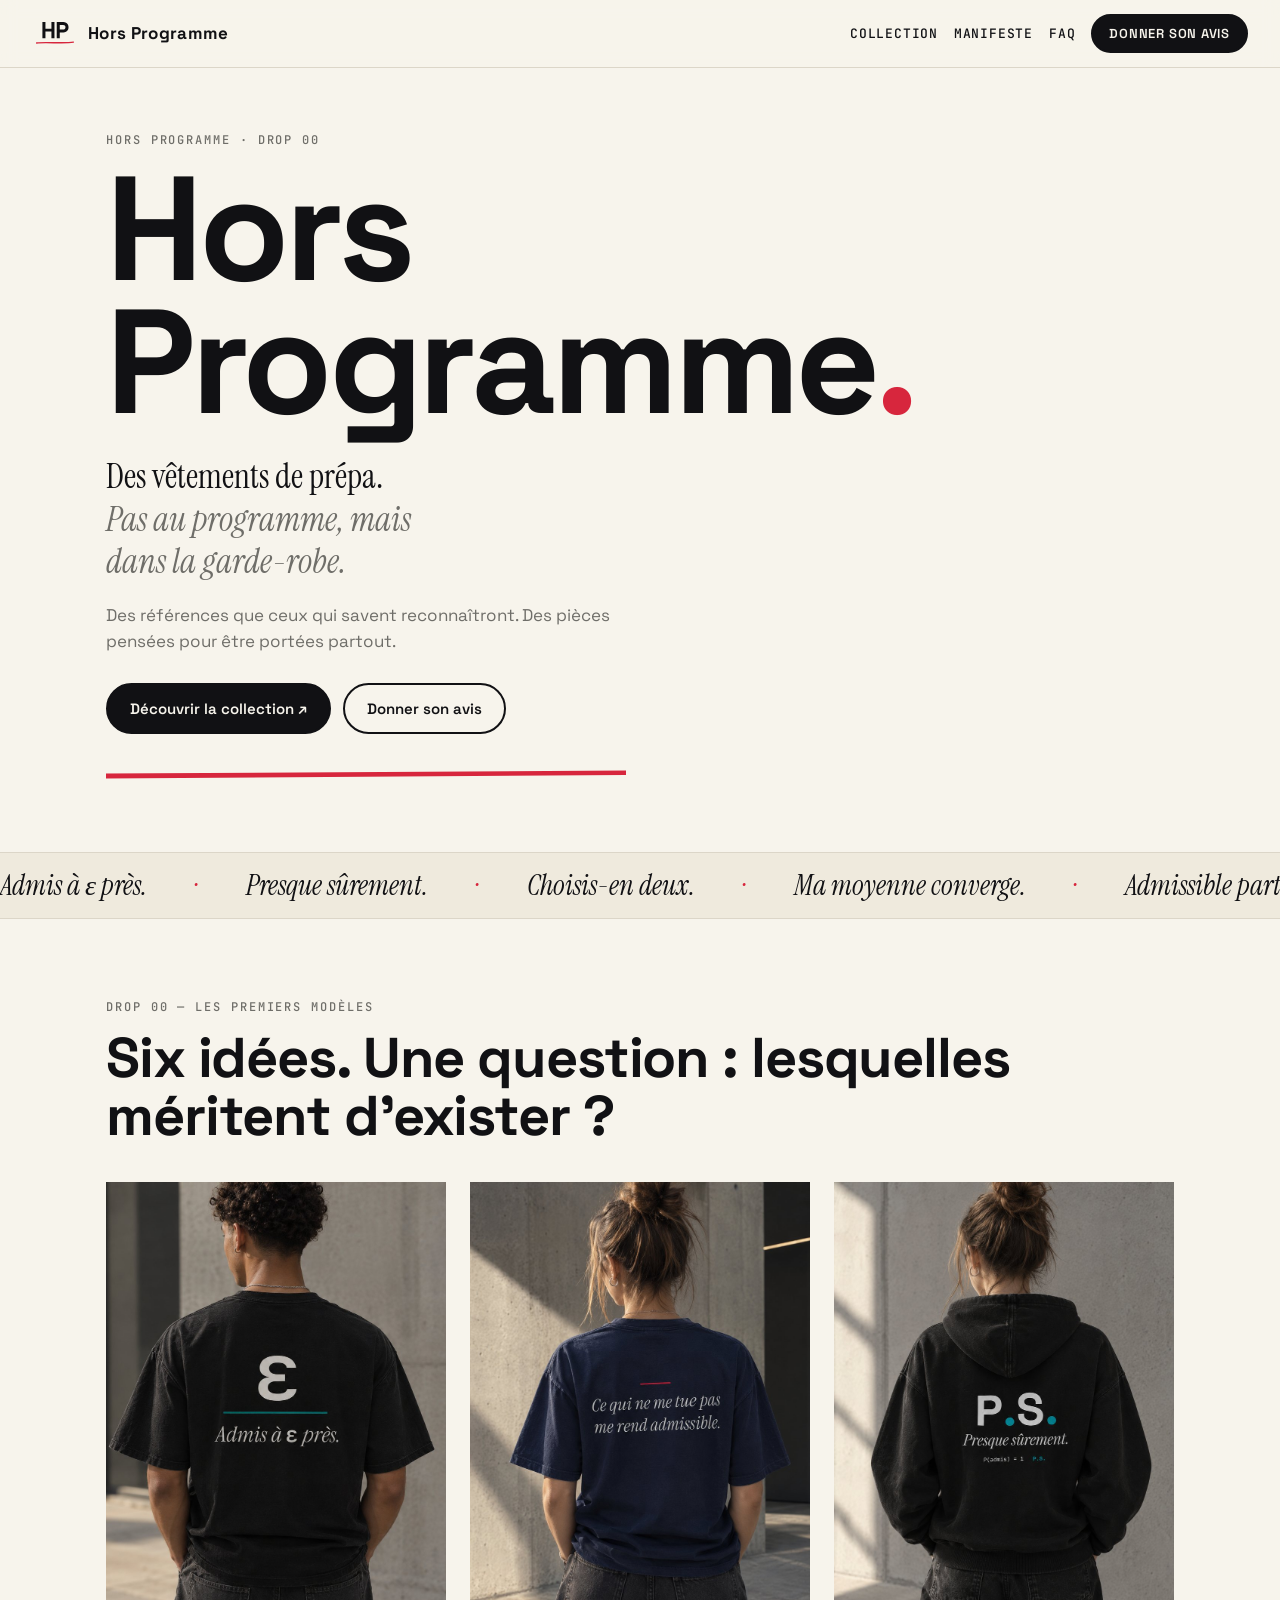
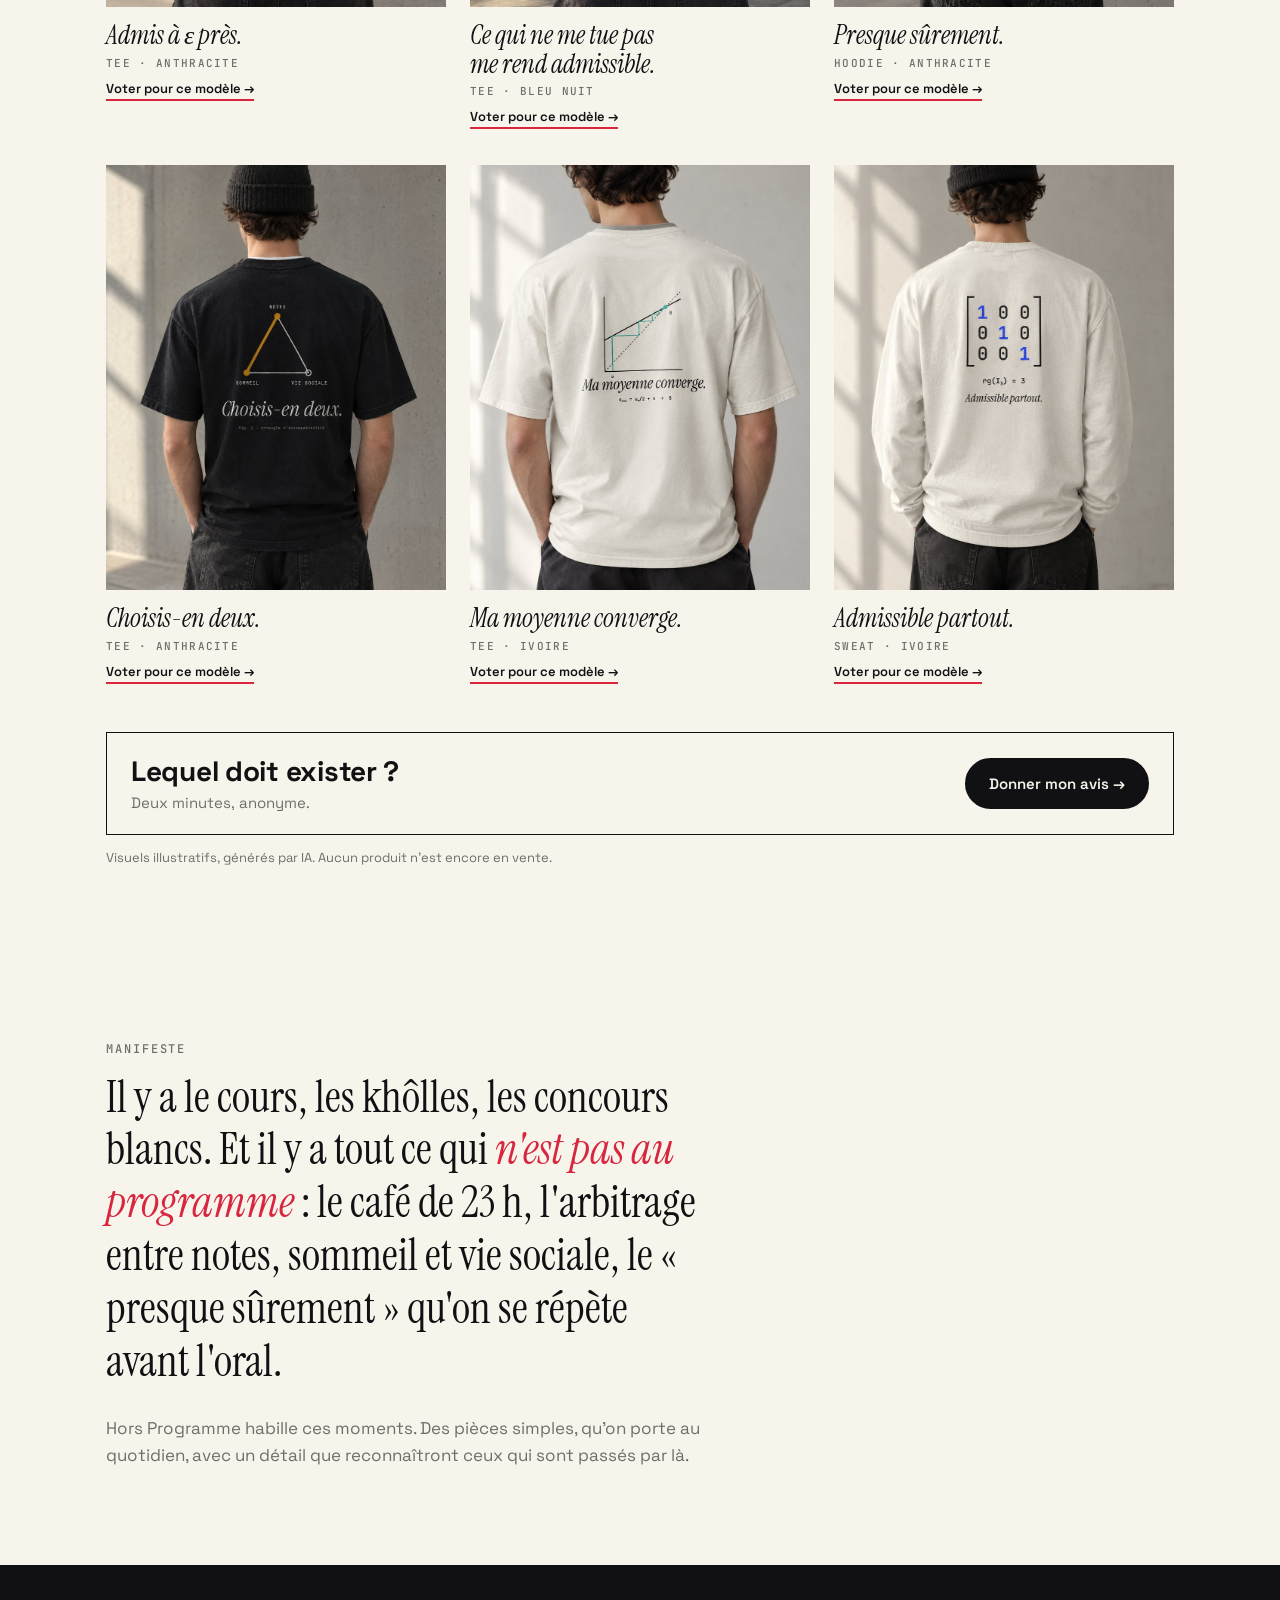
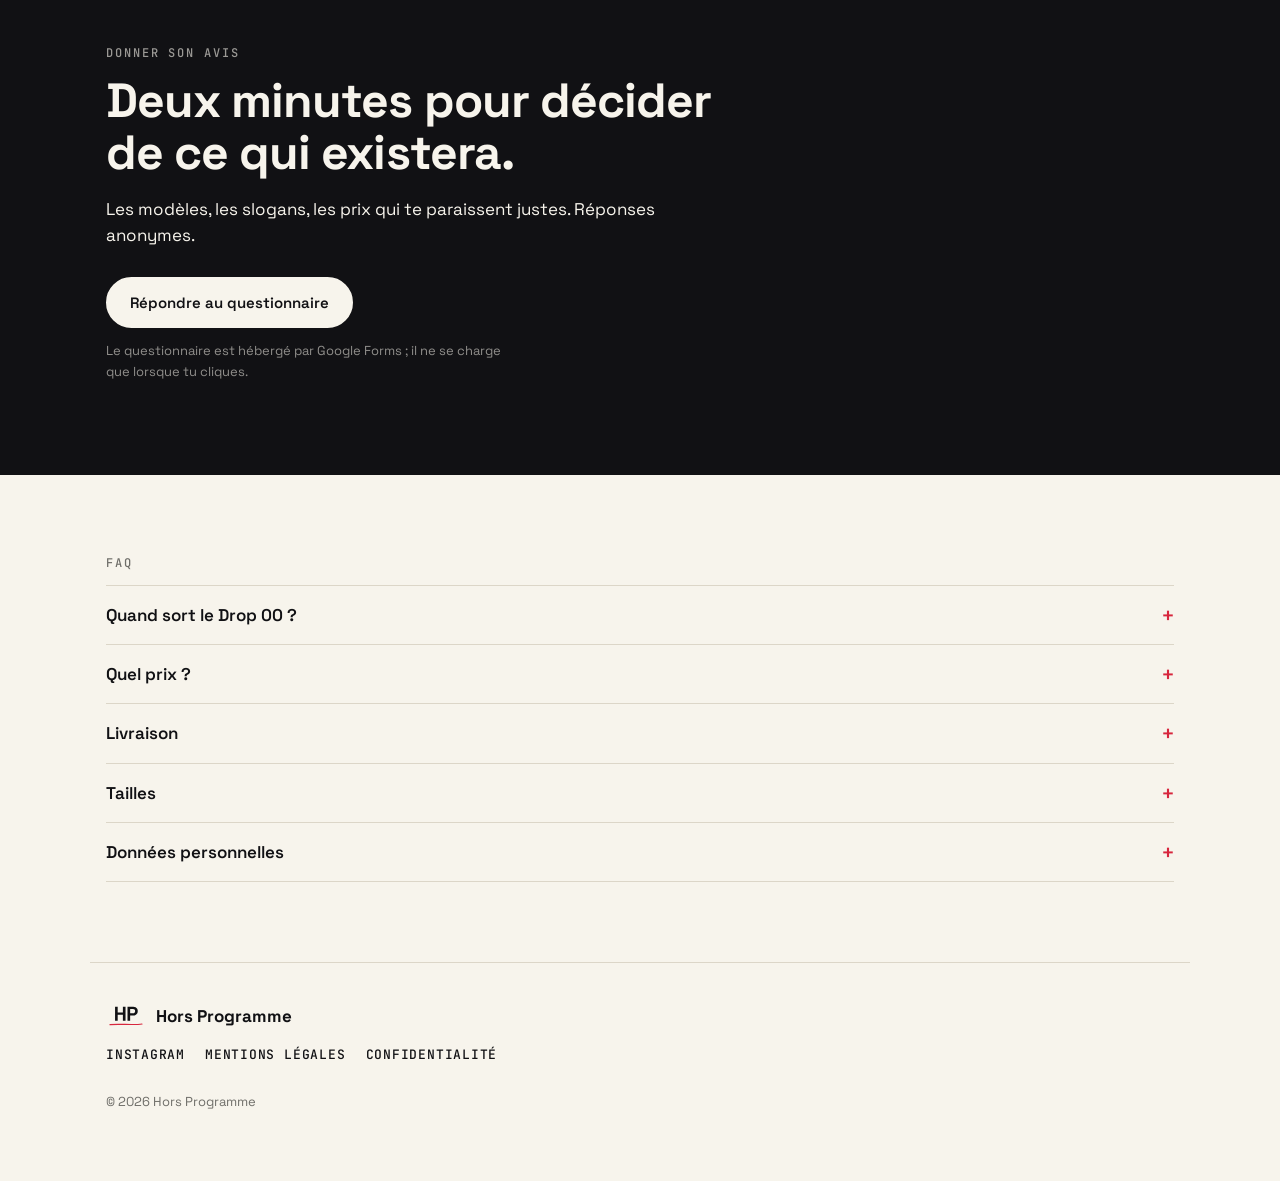
<file: index.html>
<!doctype html>
<html lang="fr">
<head>
<meta charset="utf-8">
<meta name="viewport" content="width=device-width, initial-scale=1">
<title>Hors Programme</title>
<meta name="description" content="Des vêtements de prépa. Pas au programme, mais dans la garde-robe. Drop 00 : les premiers modèles.">
<meta property="og:title" content="Hors Programme">
<meta property="og:description" content="Des vêtements de prépa. Pas au programme, mais dans la garde-robe.">
<meta property="og:type" content="website">
<meta property="og:image" content="assets/img/og-image.png">
<meta name="theme-color" content="#F7F4EC">
<link rel="icon" href="favicon.svg" type="image/svg+xml">
<link rel="apple-touch-icon" href="assets/img/apple-touch-icon.png">
<link rel="stylesheet" href="assets/style.css">
<script src="assets/config.js"></script>
</head>
<body>
<a class="skip" href="#contenu">Aller au contenu</a>

<header class="top">
  <a class="brand" href="#top" aria-label="Hors Programme, accueil">
    <img src="assets/img/logo-hp.svg" alt="" width="46" height="29" class="logo-light">
    <img src="assets/img/logo-hp-clair.svg" alt="" width="46" height="29" class="logo-dark">
    <span>Hors Programme</span>
  </a>
  <nav aria-label="Navigation principale">
    <a href="#collection">Collection</a>
    <a href="#manifeste">Manifeste</a>
    <a href="#faq">FAQ</a>
    <a class="btn small" href="#avis" data-need-form hidden>Donner son avis</a>
  </nav>
</header>

<main id="contenu">
  <section class="hero" id="top">
    <p class="kicker">Hors Programme · Drop 00</p>
    <h1>Hors<br>Programme<span class="dot">.</span></h1>
    <p class="lede">Des vêtements de prépa.<br><em>Pas au programme, mais dans la garde-robe.</em></p>
    <p class="intro">Des références que ceux qui savent reconnaîtront. Des pièces pensées pour être portées partout.</p>
    <div class="actions">
      <a class="btn" href="#collection">Découvrir la collection&nbsp;↗</a>
      <a class="btn ghost" href="#avis" data-need-form hidden>Donner son avis</a>
    </div>
  </section>

  <div class="ticker" aria-hidden="true">
    <div class="track">
      <span>Admis à ε près.</span><span>Presque sûrement.</span><span>Choisis-en deux.</span><span>Ma moyenne converge.</span><span>Admissible partout.</span>
      <span>Admis à ε près.</span><span>Presque sûrement.</span><span>Choisis-en deux.</span><span>Ma moyenne converge.</span><span>Admissible partout.</span>
    </div>
  </div>

  <section id="collection" class="section">
    <header class="sec-head">
      <p class="kicker">Drop 00 — Les premiers modèles</p>
      <h2>Six idées. Une question : lesquelles méritent d'exister&nbsp;?</h2>
    </header>
    <div class="grid" id="grid">
      <article class="item" data-slug="tee-epsilon">
        <div class="shot"><img src="assets/img/tee-epsilon-porte.jpg" alt="Tee noir porté, vu de dos : un grand epsilon et « Admis à ε près. »" width="900" height="1125" loading="lazy"></div>
        <div class="info"><h3>Admis à ε près.</h3><p class="meta">Tee · Anthracite</p><a class="vote" href="#avis" data-vote data-need-form hidden>Voter pour ce modèle&nbsp;→</a></div>
      </article>
      <article class="item" data-slug="tee-nietzsche">
        <div class="shot"><img src="assets/img/tee-nietzsche-porte.jpg" alt="Tee bleu nuit porté, vu de dos : « Ce qui ne me tue pas me rend admissible. »" width="900" height="1125" loading="lazy"></div>
        <div class="info"><h3>Ce qui ne me tue pas<br>me rend admissible.</h3><p class="meta">Tee · Bleu nuit</p><a class="vote" href="#avis" data-vote data-need-form hidden>Voter pour ce modèle&nbsp;→</a></div>
      </article>
      <article class="item" data-slug="hoodie-ps">
        <div class="shot"><img src="assets/img/hoodie-ps-porte.jpg" alt="Hoodie noir porté, vu de dos : « P.S. » et « Presque sûrement. »" width="900" height="1125" loading="lazy"></div>
        <div class="info"><h3>Presque sûrement.</h3><p class="meta">Hoodie · Anthracite</p><a class="vote" href="#avis" data-vote data-need-form hidden>Voter pour ce modèle&nbsp;→</a></div>
      </article>
      <article class="item" data-slug="tee-triangle">
        <div class="shot"><img src="assets/img/tee-triangle-porte.jpg" alt="Tee noir porté, vu de dos : un triangle notes, sommeil, vie sociale et « Choisis-en deux. »" width="900" height="1125" loading="lazy"></div>
        <div class="info"><h3>Choisis-en deux.</h3><p class="meta">Tee · Anthracite</p><a class="vote" href="#avis" data-vote data-need-form hidden>Voter pour ce modèle&nbsp;→</a></div>
      </article>
      <article class="item" data-slug="tee-converge">
        <div class="shot"><img src="assets/img/tee-converge-porte.jpg" alt="Tee ivoire porté, vu de dos : une suite qui converge et « Ma moyenne converge. »" width="900" height="1125" loading="lazy"></div>
        <div class="info"><h3>Ma moyenne converge.</h3><p class="meta">Tee · Ivoire</p><a class="vote" href="#avis" data-vote data-need-form hidden>Voter pour ce modèle&nbsp;→</a></div>
      </article>
      <article class="item" data-slug="sweat-matrice">
        <div class="shot"><img src="assets/img/sweat-matrice-porte.jpg" alt="Sweat ivoire porté, vu de dos : une matrice identité 3×3 et « Admissible partout. »" width="900" height="1125" loading="lazy"></div>
        <div class="info"><h3>Admissible partout.</h3><p class="meta">Sweat · Ivoire</p><a class="vote" href="#avis" data-vote data-need-form hidden>Voter pour ce modèle&nbsp;→</a></div>
      </article>
    </div>
    <div class="cta-row" data-need-form hidden>
      <p>Lequel doit exister ? <span>Deux minutes, anonyme.</span></p>
      <a class="btn" href="#avis" data-vote>Donner mon avis&nbsp;→</a>
    </div>
    <p class="note">Visuels illustratifs, générés par IA. Aucun produit n’est encore en vente.</p>
  </section>

  <section id="manifeste" class="section manifesto">
    <p class="kicker">Manifeste</p>
    <p class="big">Il y a le cours, les khôlles, les concours blancs. Et il y a tout ce qui <em>n'est pas au programme</em> : le café de 23 h, l'arbitrage entre notes, sommeil et vie sociale, le « presque sûrement » qu'on se répète avant l'oral.</p>
    <p>Hors Programme habille ces moments. Des pièces simples, qu'on porte au quotidien, avec un détail que reconnaîtront ceux qui sont passés par là.</p>
  </section>

  <section id="avis" class="section avis" data-need-form hidden>
    <p class="kicker">Donner son avis</p>
    <h2>Deux minutes pour décider de ce qui existera.</h2>
    <p>Les modèles, les slogans, les prix qui te paraissent justes. Réponses anonymes.</p>
    <div id="form-zone">
      <button type="button" class="btn" id="show-form">Répondre au questionnaire</button>
    </div>
    <p class="note" id="form-note">Le questionnaire est hébergé par Google Forms ; il ne se charge que lorsque tu cliques.</p>
  </section>

  <section id="faq" class="section faq">
    <header class="sec-head"><p class="kicker">FAQ</p></header>
    <details><summary>Quand sort le Drop 00 ?</summary><p>Les modèles retenus seront annoncés sur Instagram, <a href="#" data-link="instagram">@horsprogrammes</a>.</p></details>
    <details><summary>Quel prix ?</summary><p>Les prix sont annoncés à l'ouverture des précommandes.</p></details>
    <details><summary>Livraison</summary><p>Les délais et modalités sont communiqués avant toute commande.</p></details>
    <details><summary>Tailles</summary><p>Un guide des tailles sera publié à l'ouverture.</p></details>
    <details><summary>Données personnelles</summary><p>Le site n'utilise pas de cookies de suivi. Voir la <a href="confidentialite.html">politique de confidentialité</a>.</p></details>
  </section>
</main>

<footer>
  <div class="foot-brand"><img src="assets/img/logo-hp.svg" alt="" width="40" height="25" class="logo-light"><img src="assets/img/logo-hp-clair.svg" alt="" width="40" height="25" class="logo-dark"> Hors Programme</div>
  <nav aria-label="Pied de page">
    <a href="#" data-link="instagram">Instagram</a>
    <a href="mentions-legales.html">Mentions légales</a>
    <a href="confidentialite.html">Confidentialité</a>
  </nav>
  <p class="note">© <span id="year">2026</span> Hors Programme</p>
</footer>
<script src="assets/main.js"></script>
</body>
</html>
</file>
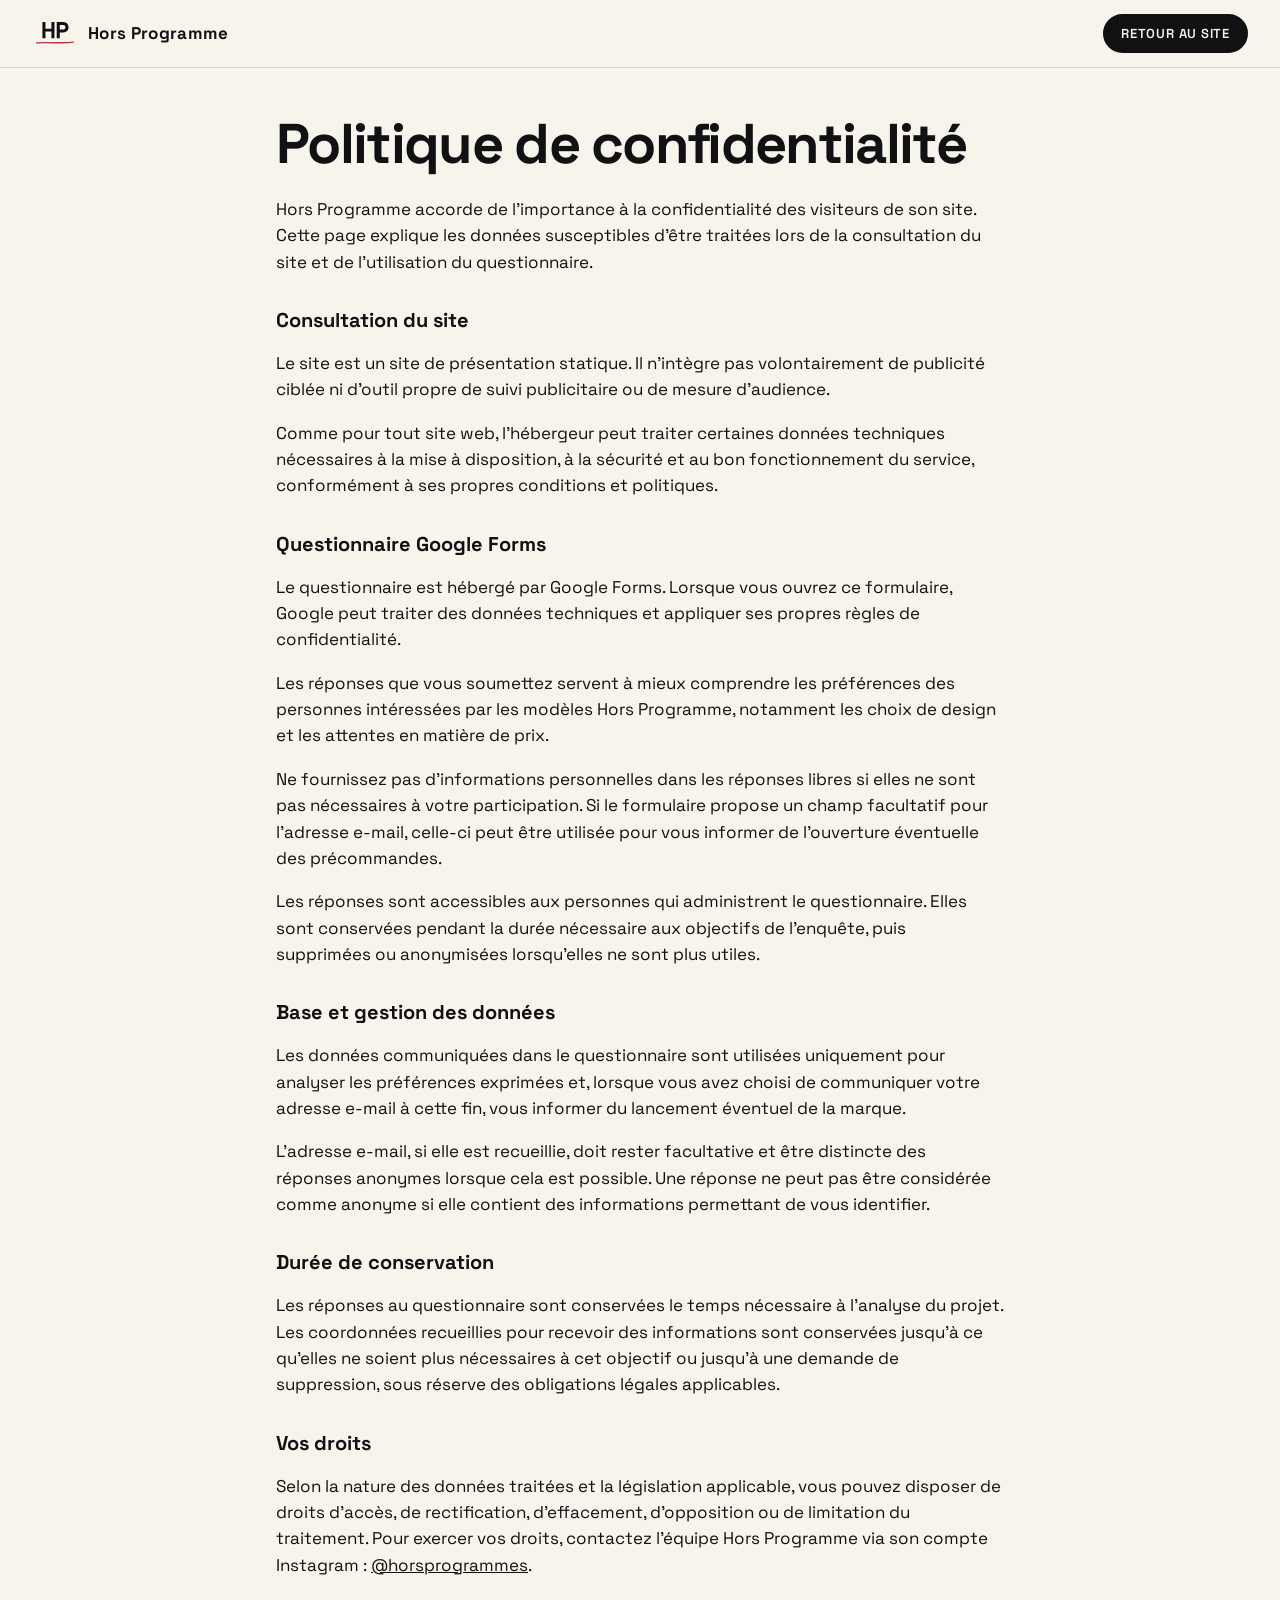
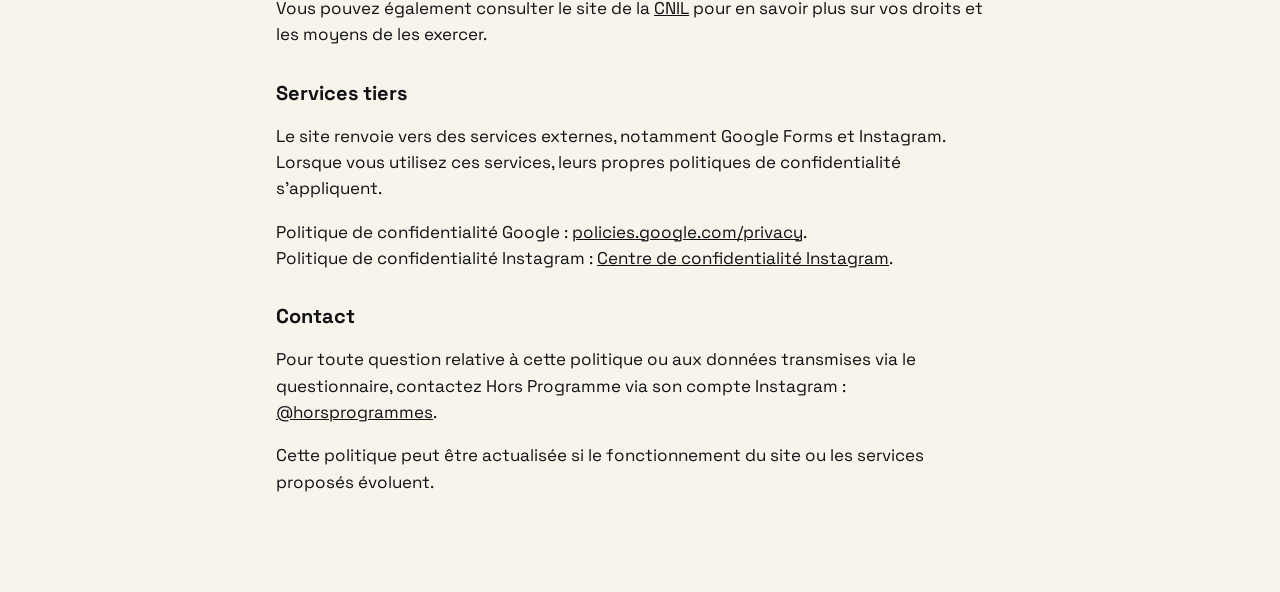
<file: confidentialite.html>
<!doctype html>
<html lang="fr">
<head>
  <meta charset="utf-8">
  <meta name="viewport" content="width=device-width, initial-scale=1">
  <title>Confidentialité — Hors Programme</title>
  <meta name="robots" content="noindex">
  <meta name="description" content="Politique de confidentialité de Hors Programme.">
  <link rel="icon" href="favicon.svg" type="image/svg+xml">
  <link rel="stylesheet" href="assets/style.css">
</head>
<body>
  <header class="top">
    <a class="brand" href="index.html">
      <img src="assets/img/logo-hp.svg" alt="" width="46" height="29" class="logo-light">
      <img src="assets/img/logo-hp-clair.svg" alt="" width="46" height="29" class="logo-dark">
      <span>Hors Programme</span>
    </a>
    <nav>
      <a class="btn small" href="index.html">Retour au site</a>
    </nav>
  </header>

  <main class="legal">
    <h1>Politique de confidentialité</h1>

    <p>
      Hors Programme accorde de l'importance à la confidentialité
      des visiteurs de son site. Cette page explique les données
      susceptibles d'être traitées lors de la consultation du site
      et de l'utilisation du questionnaire.
    </p>

    <h2>Consultation du site</h2>
    <p>
      Le site est un site de présentation statique. Il n'intègre
      pas volontairement de publicité ciblée ni d'outil propre
      de suivi publicitaire ou de mesure d'audience.
    </p>
    <p>
      Comme pour tout site web, l'hébergeur peut traiter certaines
      données techniques nécessaires à la mise à disposition,
      à la sécurité et au bon fonctionnement du service,
      conformément à ses propres conditions et politiques.
    </p>

    <h2>Questionnaire Google Forms</h2>
    <p>
      Le questionnaire est hébergé par Google Forms. Lorsque vous
      ouvrez ce formulaire, Google peut traiter des données
      techniques et appliquer ses propres règles de confidentialité.
    </p>
    <p>
      Les réponses que vous soumettez servent à mieux comprendre
      les préférences des personnes intéressées par les modèles
      Hors Programme, notamment les choix de design et les attentes
      en matière de prix.
    </p>
    <p>
      Ne fournissez pas d'informations personnelles dans les réponses
      libres si elles ne sont pas nécessaires à votre participation.
      Si le formulaire propose un champ facultatif pour l'adresse
      e-mail, celle-ci peut être utilisée pour vous informer de
      l'ouverture éventuelle des précommandes.
    </p>
    <p>
      Les réponses sont accessibles aux personnes qui administrent
      le questionnaire. Elles sont conservées pendant la durée
      nécessaire aux objectifs de l'enquête, puis supprimées ou
      anonymisées lorsqu'elles ne sont plus utiles.
    </p>

    <h2>Base et gestion des données</h2>
    <p>
      Les données communiquées dans le questionnaire sont utilisées
      uniquement pour analyser les préférences exprimées et, lorsque
      vous avez choisi de communiquer votre adresse e-mail à cette fin,
      vous informer du lancement éventuel de la marque.
    </p>
    <p>
      L'adresse e-mail, si elle est recueillie, doit rester facultative
      et être distincte des réponses anonymes lorsque cela est possible.
      Une réponse ne peut pas être considérée comme anonyme si elle
      contient des informations permettant de vous identifier.
    </p>

    <h2>Durée de conservation</h2>
    <p>
      Les réponses au questionnaire sont conservées le temps nécessaire
      à l'analyse du projet. Les coordonnées recueillies pour recevoir
      des informations sont conservées jusqu'à ce qu'elles ne soient
      plus nécessaires à cet objectif ou jusqu'à une demande de
      suppression, sous réserve des obligations légales applicables.
    </p>

    <h2>Vos droits</h2>
    <p>
      Selon la nature des données traitées et la législation applicable,
      vous pouvez disposer de droits d'accès, de rectification,
      d'effacement, d'opposition ou de limitation du traitement.
      Pour exercer vos droits, contactez l'équipe Hors Programme
      via son compte Instagram :
      <a href="https://www.instagram.com/horsprogrammes/"
         rel="noopener noreferrer">@horsprogrammes</a>.
    </p>
    <p>
      Vous pouvez également consulter le site de la
      <a href="https://www.cnil.fr/" rel="noopener noreferrer">CNIL</a>
      pour en savoir plus sur vos droits et les moyens de les exercer.
    </p>

    <h2>Services tiers</h2>
    <p>
      Le site renvoie vers des services externes, notamment Google Forms
      et Instagram. Lorsque vous utilisez ces services, leurs propres
      politiques de confidentialité s'appliquent.
    </p>
    <p>
      Politique de confidentialité Google :
      <a href="https://policies.google.com/privacy"
         rel="noopener noreferrer">policies.google.com/privacy</a>.
      <br>
      Politique de confidentialité Instagram :
      <a href="https://privacycenter.instagram.com/"
         rel="noopener noreferrer">Centre de confidentialité Instagram</a>.
    </p>

    <h2>Contact</h2>
    <p>
      Pour toute question relative à cette politique ou aux données
      transmises via le questionnaire, contactez Hors Programme
      via son compte Instagram :
      <a href="https://www.instagram.com/horsprogrammes/"
         rel="noopener noreferrer">@horsprogrammes</a>.
    </p>

    <p class="muted">
      Cette politique peut être actualisée si le fonctionnement du site
      ou les services proposés évoluent.
    </p>
  </main>
</body>
</html>
</file>
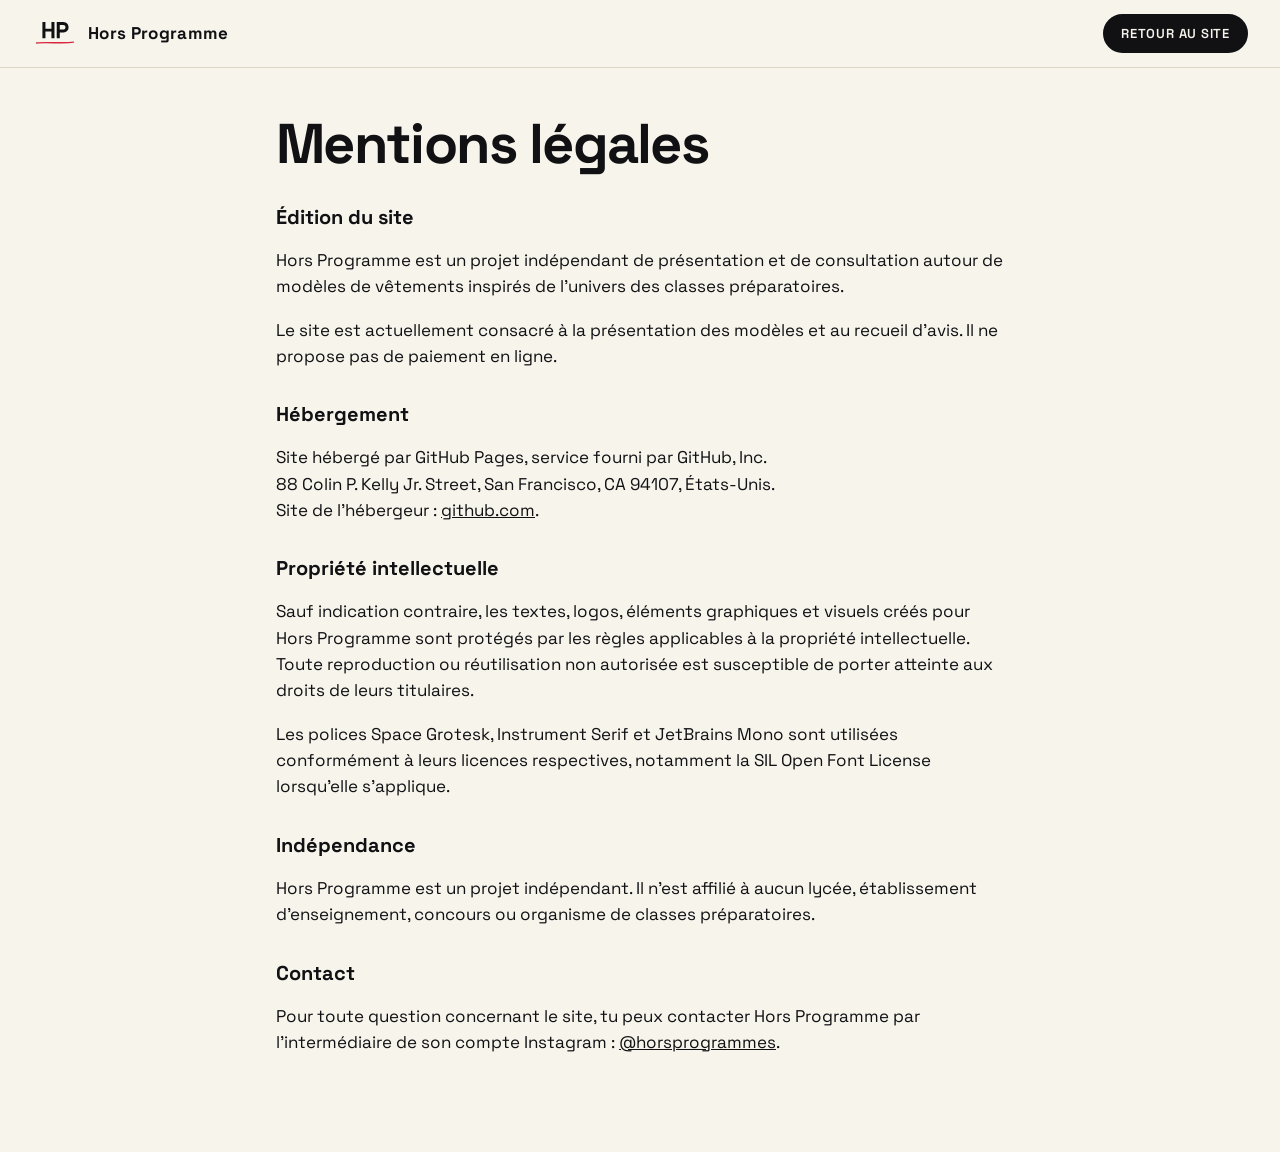
<file: mentions-legales.html>
<!doctype html>
<html lang="fr">
<head>
  <meta charset="utf-8">
  <meta name="viewport" content="width=device-width, initial-scale=1">
  <title>Mentions légales — Hors Programme</title>
  <meta name="robots" content="noindex">
  <meta name="description" content="Mentions légales du site Hors Programme.">
  <link rel="icon" href="favicon.svg" type="image/svg+xml">
  <link rel="stylesheet" href="assets/style.css">
</head>
<body>
  <header class="top">
    <a class="brand" href="index.html">
      <img src="assets/img/logo-hp.svg" alt="" width="46" height="29" class="logo-light">
      <img src="assets/img/logo-hp-clair.svg" alt="" width="46" height="29" class="logo-dark">
      <span>Hors Programme</span>
    </a>
    <nav>
      <a class="btn small" href="index.html">Retour au site</a>
    </nav>
  </header>

  <main class="legal">
    <h1>Mentions légales</h1>

    <h2>Édition du site</h2>
    <p>
      Hors Programme est un projet indépendant de présentation
      et de consultation autour de modèles de vêtements inspirés
      de l'univers des classes préparatoires.
    </p>
    <p>
      Le site est actuellement consacré à la présentation des modèles
      et au recueil d'avis. Il ne propose pas de paiement en ligne.
    </p>

    <h2>Hébergement</h2>
    <p>
      Site hébergé par GitHub Pages, service fourni par GitHub, Inc.
      <br>
      88 Colin P. Kelly Jr. Street, San Francisco, CA 94107, États-Unis.
      <br>
      Site de l'hébergeur :
      <a href="https://github.com/" rel="noopener noreferrer">github.com</a>.
    </p>

    <h2>Propriété intellectuelle</h2>
    <p>
      Sauf indication contraire, les textes, logos, éléments graphiques
      et visuels créés pour Hors Programme sont protégés par les règles
      applicables à la propriété intellectuelle.
      Toute reproduction ou réutilisation non autorisée est susceptible
      de porter atteinte aux droits de leurs titulaires.
    </p>
    <p>
      Les polices Space Grotesk, Instrument Serif et JetBrains Mono
      sont utilisées conformément à leurs licences respectives,
      notamment la SIL Open Font License lorsqu'elle s'applique.
    </p>

    <h2>Indépendance</h2>
    <p>
      Hors Programme est un projet indépendant. Il n'est affilié à aucun
      lycée, établissement d'enseignement, concours ou organisme de
      classes préparatoires.
    </p>

    <h2>Contact</h2>
    <p>
      Pour toute question concernant le site, tu peux contacter
      Hors Programme par l'intermédiaire de son compte Instagram :
      <a href="https://www.instagram.com/horsprogrammes/"
         rel="noopener noreferrer">@horsprogrammes</a>.
    </p>
  </main>
</body>
</html>
</file>
<file: assets/style.css>
@font-face{font-family:"Space Grotesk";src:url(fonts/SpaceGrotesk-var.woff2) format("woff2");font-weight:300 700;font-display:swap}
@font-face{font-family:"JetBrains Mono";src:url(fonts/JetBrainsMono-var.woff2) format("woff2");font-weight:100 800;font-display:swap}
@font-face{font-family:"Instrument Serif";src:url(fonts/InstrumentSerif-Italic.woff2) format("woff2");font-style:italic;font-display:swap}
@font-face{font-family:"Instrument Serif";src:url(fonts/InstrumentSerif-Regular.woff2) format("woff2");font-style:normal;font-display:swap}

:root{
  --paper:#F7F4EC; --ink:#111114; --red:#D7263D; --blue:#1E3A8A; --stone:#6f6e69; --line:#dcd6c8; --card:#EFEADD;
  --sans:"Space Grotesk",system-ui,sans-serif; --serif:"Instrument Serif",Georgia,serif; --mono:"JetBrains Mono",ui-monospace,monospace;
}
@media (prefers-color-scheme:dark){
  :root{--paper:#111114;--ink:#F3EFE6;--stone:#a09f99;--line:#2b2b31;--card:#1a1a1f;--blue:#8fa5ff}
  .logo-light{display:none!important}.logo-dark{display:inline-block!important}
}
.logo-dark{display:none}
*{box-sizing:border-box}
html{scroll-behavior:smooth}
body{margin:0;background:var(--paper);color:var(--ink);font:17px/1.55 var(--sans);-webkit-font-smoothing:antialiased}
img{max-width:100%;height:auto}
a{color:inherit}
.skip{position:absolute;left:-999px;top:8px;background:var(--ink);color:var(--paper);padding:8px 12px;z-index:100}
.skip:focus{left:8px}
:focus-visible{outline:3px solid var(--red);outline-offset:3px}

.top{position:sticky;top:0;z-index:20;display:flex;align-items:center;justify-content:space-between;gap:16px;padding:12px 16px;background:color-mix(in srgb,var(--paper) 90%,transparent);backdrop-filter:blur(8px);border-bottom:1px solid var(--line)}
.brand{display:flex;align-items:center;gap:10px;text-decoration:none;font-weight:700;letter-spacing:.02em}
.brand span{display:none}
.top nav{display:flex;align-items:center;gap:16px;font:500 13px var(--mono);letter-spacing:.06em;text-transform:uppercase}
.top nav a{text-decoration:none}
.top nav a:not(.btn){display:none}
@media(min-width:720px){.brand span{display:inline}.top nav a:not(.btn){display:inline}.top{padding:14px 32px}}

.btn{display:inline-block;background:var(--ink);color:var(--paper);padding:14px 22px;border-radius:999px;font:600 15px var(--sans);text-decoration:none;border:2px solid var(--ink);transition:transform .15s,background .15s}
.btn:hover{transform:translateY(-2px)}
.btn.ghost{background:transparent;color:var(--ink)}
.btn.small{padding:9px 16px;font-size:13px}
.actions{display:flex;flex-wrap:wrap;gap:12px;margin-top:28px}

.hero{padding:64px 16px 72px;max-width:1100px;margin:0 auto;position:relative}
.kicker{font:500 12px var(--mono);letter-spacing:.16em;text-transform:uppercase;color:var(--stone);margin:0 0 14px}
h1{font:700 clamp(54px,15vw,148px)/.9 var(--sans);letter-spacing:-.03em;margin:0}
h1 .dot{color:var(--red)}
.lede{font:400 clamp(22px,4vw,34px)/1.25 var(--serif);margin:28px 0 0;max-width:22ch}
.lede em{color:var(--stone)}
.hero::after{content:"";display:block;width:min(100%,520px);height:10px;margin-top:36px;background:var(--red);clip-path:polygon(0 40%,100% 10%,100% 55%,0 90%);}

.ticker{overflow:hidden;border-block:1px solid var(--line);background:var(--card);padding:14px 0}
.track{display:flex;gap:48px;width:max-content;animation:scroll 40s linear infinite;font:italic 400 28px var(--serif)}
.track span::after{content:"·";margin-left:48px;color:var(--red)}
@keyframes scroll{to{transform:translateX(-50%)}}
@media(prefers-reduced-motion:reduce){.track{animation:none}html{scroll-behavior:auto}.btn{transition:none}}

.section{max-width:1100px;margin:0 auto;padding:80px 16px}
.sec-head h2,.waitlist h2{font:700 clamp(32px,6vw,56px)/1.05 var(--sans);letter-spacing:-.02em;margin:0 0 10px}
.sub{color:var(--stone);margin:0 0 36px;max-width:56ch}
.note{font-size:13px;color:var(--stone);max-width:62ch}

.manifesto .big{font:400 clamp(26px,4.4vw,44px)/1.2 var(--serif);margin:0 0 28px;max-width:30ch}
.manifesto .big em{color:var(--red)}
.manifesto p:last-child{max-width:60ch;color:var(--stone)}

.faq details{border-top:1px solid var(--line);padding:16px 0}
.faq details:last-of-type{border-bottom:1px solid var(--line)}
.faq summary{cursor:pointer;font-weight:600;list-style:none;display:flex;justify-content:space-between;gap:16px}
.faq summary::after{content:"+";font:500 20px var(--mono);color:var(--red)}
.faq details[open] summary::after{content:"–"}
.faq details p{margin:10px 0 0;color:var(--stone);max-width:62ch}

footer{border-top:1px solid var(--line);padding:40px 16px 56px;max-width:1100px;margin:0 auto;display:grid;gap:16px}
.foot-brand{display:flex;align-items:center;gap:10px;font-weight:700}
footer nav{display:flex;flex-wrap:wrap;gap:20px;font:500 13px var(--mono);letter-spacing:.06em;text-transform:uppercase}
footer nav a{text-decoration:none}
footer nav a:hover{text-decoration:underline}

[hidden]{display:none!important}
.intro{max-width:46ch;margin:18px 0 0;color:var(--stone)}
.grid{display:grid;grid-template-columns:repeat(auto-fit,minmax(min(100%,300px),1fr));gap:36px 24px;margin-top:36px}
.item{display:flex;flex-direction:column;gap:14px}
.shot{background:var(--card);aspect-ratio:4/5;display:grid;place-items:center;overflow:hidden}
.shot img{width:100%;height:100%;object-fit:cover;display:block}
.info h3{font:italic 400 26px/1.1 var(--serif);margin:0}
.meta{font:500 11px var(--mono);letter-spacing:.12em;text-transform:uppercase;color:var(--stone);margin:6px 0 0}
.views{display:flex;gap:6px;margin-top:10px}
.views button{font:500 11px var(--mono);letter-spacing:.1em;text-transform:uppercase;background:none;color:var(--stone);border:1px solid var(--line);padding:6px 12px;border-radius:999px;cursor:pointer}
.views button[aria-pressed="true"]{color:var(--paper);background:var(--ink);border-color:var(--ink)}
.avis{background:var(--ink);color:var(--paper);max-width:none;padding:80px max(16px,calc((100% - 1100px)/2 + 16px))}
.avis .kicker{color:var(--paper);opacity:.6}
.avis h2{font:700 clamp(30px,5vw,48px)/1.08 var(--sans);letter-spacing:-.02em;margin:0 0 12px;max-width:20ch}
.avis p{max-width:52ch}
.avis .btn{background:var(--paper);color:var(--ink);border-color:var(--paper);margin-top:12px}
.avis .note{color:var(--paper);opacity:.55}
.form-frame{width:100%;max-width:720px;height:1100px;border:0;border-radius:10px;background:#fff;margin-top:16px}
/* pages légales */
.legal{max-width:760px;margin:0 auto;padding:48px 16px 80px}
.legal h1{font-size:clamp(34px,7vw,56px);line-height:1;margin-bottom:24px}
.legal h2{font:700 20px var(--sans);margin:32px 0 8px}
.legal .todo{background:#fff3cd;color:#5c4400;border:1px solid #e6c45c;padding:12px 14px;border-radius:8px}

.vote{display:inline-block;margin-top:10px;font:600 13px var(--sans);text-decoration:none;border-bottom:2px solid var(--red);padding-bottom:2px}
.vote:hover{color:var(--red)}
.cta-row{display:flex;flex-wrap:wrap;align-items:center;justify-content:space-between;gap:16px;margin-top:48px;padding:22px 24px;border:1px solid var(--ink)}
.cta-row p{margin:0;font:700 clamp(20px,3vw,28px)/1.2 var(--sans);letter-spacing:-.01em}
.cta-row p span{display:block;font:400 15px var(--sans);color:var(--stone);margin-top:4px;letter-spacing:0}
</file>
